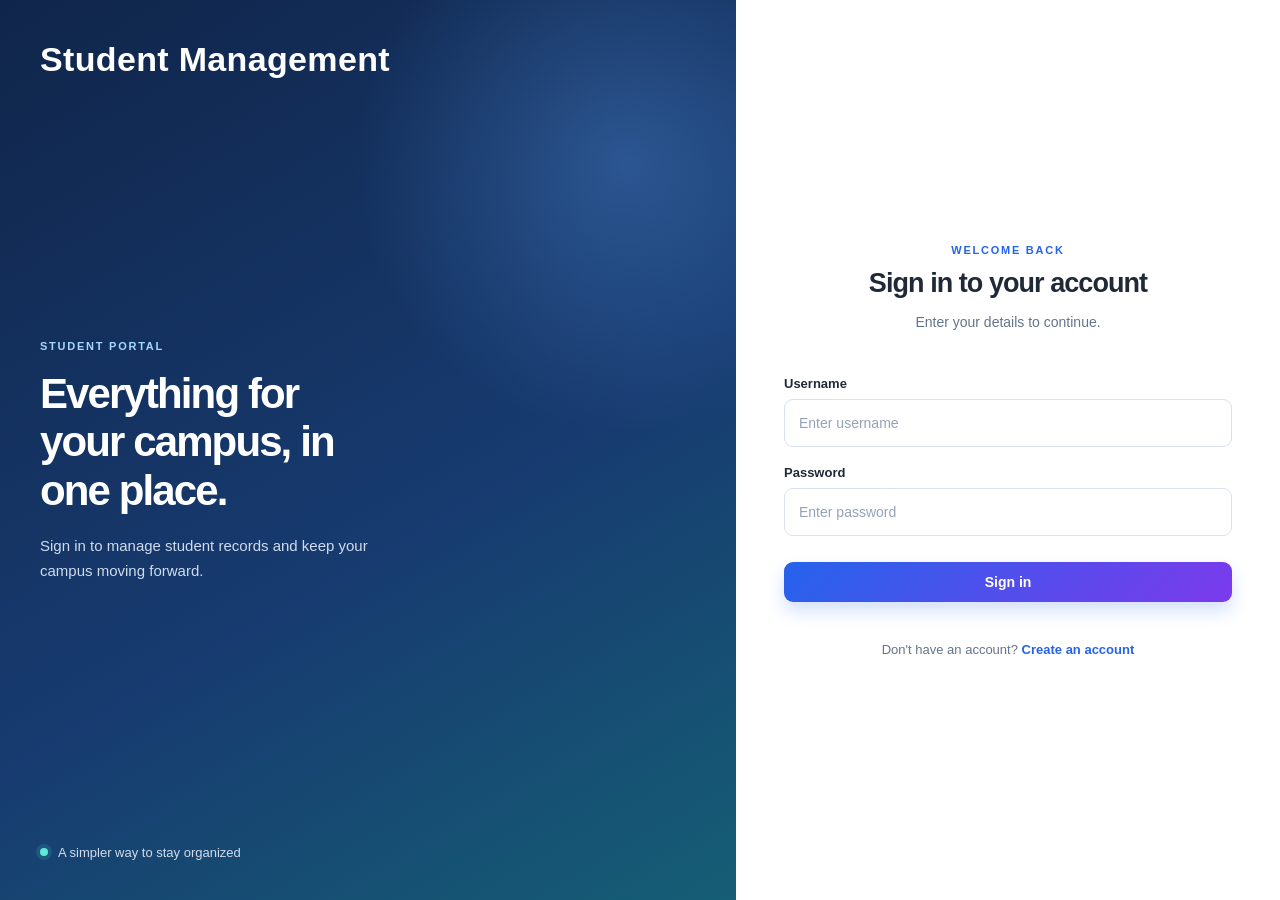
<file: UI/index.html>
<!DOCTYPE html>
<html lang="en">
<head>
    <meta charset="UTF-8">
    <meta name="viewport" content="width=device-width, initial-scale=1.0">

    <title>Login - Student Management System</title>

    <link rel="stylesheet" href="style.css?v=20261013-2">
</head>

<body class="auth-page login-page">

    <main class="auth-container login-container">
        <section class="login-panel" aria-labelledby="login-brand-title">
            <div class="login-brand">
                <span>Student Management</span>
            </div>
            <div class="login-intro">
                <p class="panel-eyebrow">STUDENT PORTAL</p>
                <h1 id="login-brand-title">Everything for your campus, in one place.</h1>
                <p>Sign in to manage student records and keep your campus moving forward.</p>
            </div>
            <p class="login-panel-note">
                <span class="status-dot" aria-hidden="true"></span>
                A simpler way to stay organized
            </p>
        </section>

        <section class="auth-card login-card" aria-labelledby="login-title">

            <p class="form-eyebrow">WELCOME BACK</p>
            <h2 id="login-title">Sign in to your account</h2>
            <p class="subtitle">Enter your details to continue.</p>

            <form onsubmit="loginUser(event)">

                <label for="loginUsername">Username</label>

                <input
                    type="text"
                    id="loginUsername"
                    placeholder="Enter username"
                    autocomplete="username"
                    required
                >

                <label for="loginPassword">Password</label>

                <input
                    type="password"
                    id="loginPassword"
                    placeholder="Enter password"
                    autocomplete="current-password"
                    required
                >

                <button type="submit" class="primary-btn">
                    Sign in
                </button>

            </form>

            <p id="loginMessage" class="message"></p>

            <div class="auth-link">
                Don't have an account?
                <a href="register.html">Create an account</a>
            </div>

        </section>
    </main>

    <script src="script.js?v=20261013-1"></script>

</body>
</html>
</file>
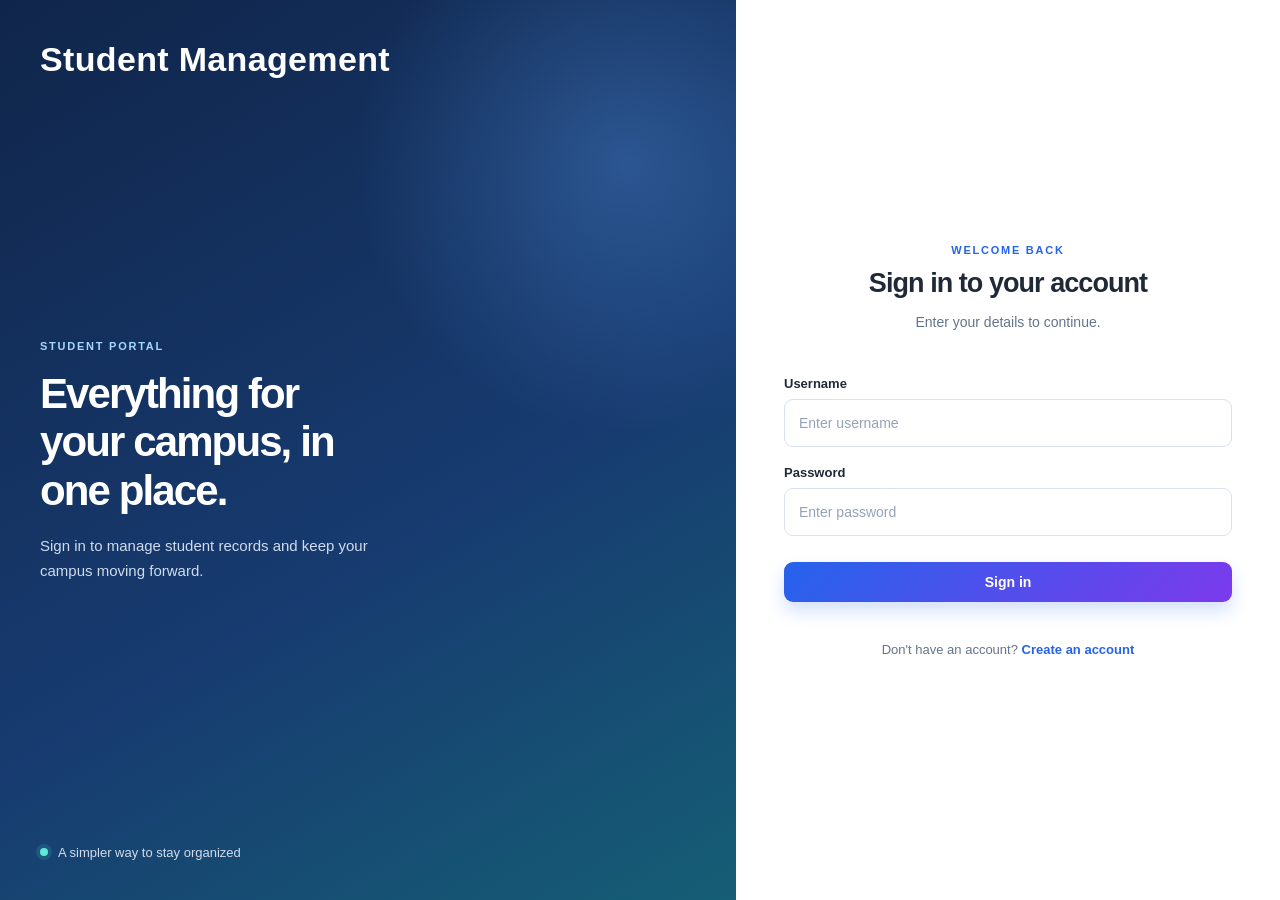
<file: UI/dashboard.html>
<!DOCTYPE html>
<html lang="en">
<head>
    <meta charset="UTF-8">
    <meta name="viewport" content="width=device-width, initial-scale=1.0">
    <title>Dashboard - Student Management System</title>
    <link rel="stylesheet" href="style.css?v=20261013-2">
</head>

<body class="dashboard-page">
    <div class="app-shell">
        <aside class="sidebar">
            <a class="sidebar-brand" href="dashboard.html">
                <span>Student Management</span>
            </a>
            <p class="sidebar-label">WORKSPACE</p>
            <nav class="sidebar-nav" aria-label="Main navigation">
                <a class="nav-link active" href="dashboard.html" aria-current="page">
                    <span class="nav-icon" aria-hidden="true">D</span>
                    Dashboard
                </a>
                <a class="nav-link" href="students.html">
                    <span class="nav-icon" aria-hidden="true">S</span>
                    Students
                </a>
            </nav>
            <div class="sidebar-spacer"></div>
        </aside>

        <div class="workspace">
            <header class="workspace-header">
                <p>Student Management System</p>
                <div class="header-account">
                    <p class="header-user" id="welcomeUser">Welcome</p>
                    <button class="header-logout" type="button" onclick="logoutUser()">Sign out</button>
                </div>
            </header>

            <main class="page-content">
                <section class="page-heading">
                    <div>
                        <h1>Dashboard</h1>
                        <p>Welcome back. Here is your student workspace.</p>
                    </div>
                </section>

                <div class="dashboard-overview">
                <section class="dashboard-stats" aria-label="Student summary">
                    <div class="stat-card">
                        <p>Total students</p>
                        <strong id="totalStudents">—</strong>
                    </div>
                    <div class="stat-card">
                        <p>Your access</p>
                        <strong id="dashboardRole">—</strong>
                    </div>
                    <div class="stat-card">
                        <p>Workspace</p>
                        <strong>Students</strong>
                    </div>
                </section>

                <section class="dashboard-card form-card" id="addStudentSection">
                    <h3>Add a student</h3>
                    <p class="subtitle">Create a student record in your directory.</p>
                    <form class="student-form" onsubmit="addStudent(event)">
                        <div>
                            <label for="studentName">Student name</label>
                            <input type="text" id="studentName" placeholder="e.g. Alex Morgan" required>
                        </div>
                        <div>
                            <label for="studentEmail">Email address</label>
                            <input type="email" id="studentEmail" placeholder="student@example.com" required>
                        </div>
                        <div>
                            <label for="studentAge">Age</label>
                            <input type="number" id="studentAge" min="1" placeholder="Age" required>
                        </div>
                        <div>
                            <label for="studentCourse">Course</label>
                            <input type="text" id="studentCourse" placeholder="Course name" required>
                        </div>
                        <div class="form-actions">
                            <button class="primary-btn" type="submit">Add student</button>
                        </div>
                    </form>
                    <p id="studentMessage" class="message" aria-live="polite"></p>
                </section>

                <section class="dashboard-card" id="userAccessNotice" hidden>
                    <h3>Student directory</h3>
                    <p class="subtitle">Browse student records from the Students page.</p>
                    <a class="secondary-btn" href="students.html">View students</a>
                </section>
                </div>
            </main>
        </div>
    </div>
    <script src="script.js?v=20261009-4"></script>
</body>
</html>
</file>
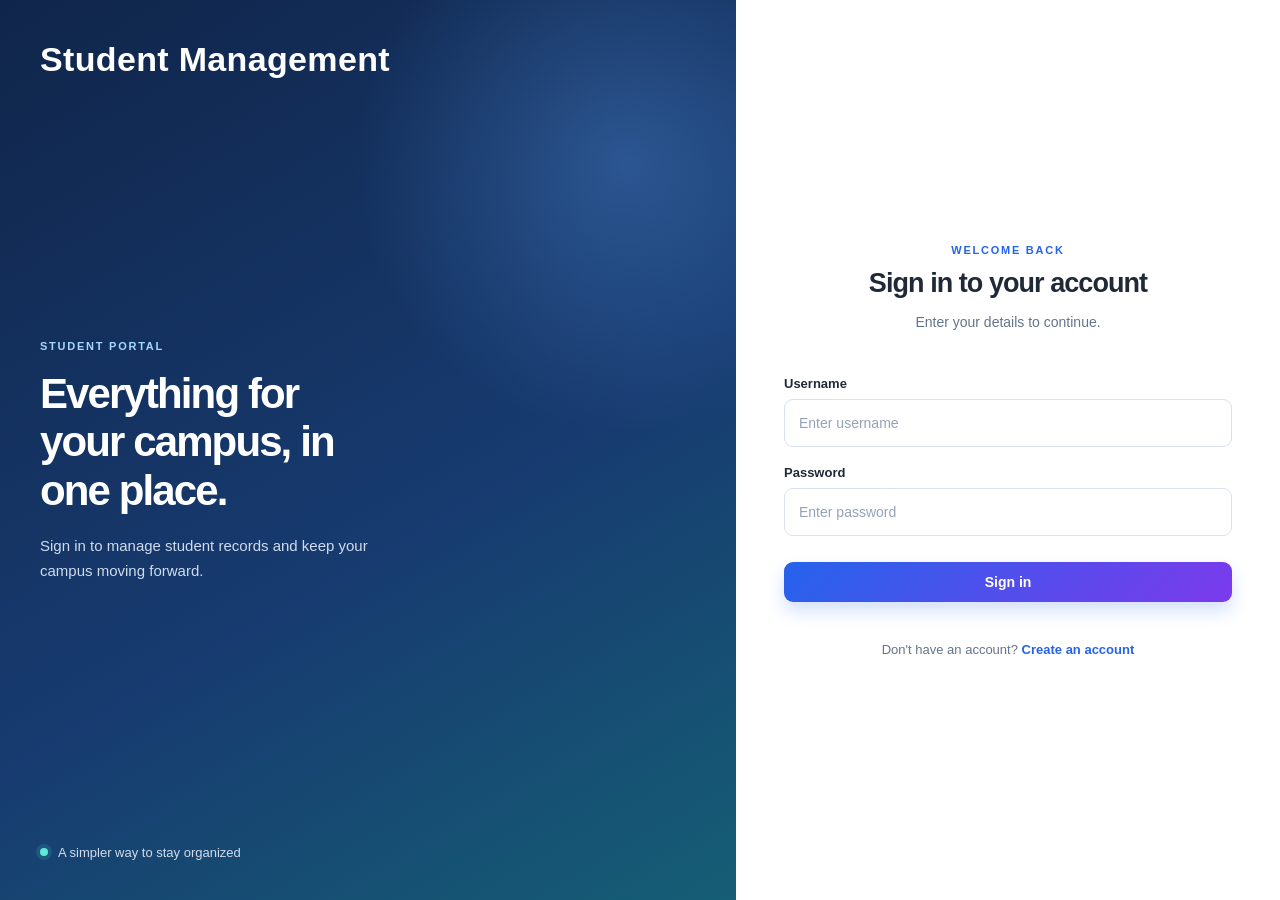
<file: UI/edit-student.html>
<!DOCTYPE html>
<html lang="en">
<head>
    <meta charset="UTF-8">
    <meta name="viewport" content="width=device-width, initial-scale=1.0">
    <title>Edit Student - Student Management System</title>
    <link rel="stylesheet" href="style.css?v=20261013-2">
</head>

<body class="dashboard-page">
    <div class="app-shell">
        <aside class="sidebar">
            <a class="sidebar-brand" href="dashboard.html">
                <span>Student Management</span>
            </a>
            <p class="sidebar-label">WORKSPACE</p>
            <nav class="sidebar-nav" aria-label="Main navigation">
                <a class="nav-link" href="dashboard.html">
                    <span class="nav-icon" aria-hidden="true">D</span>
                    Dashboard
                </a>
                <a class="nav-link active" href="students.html" aria-current="page">
                    <span class="nav-icon" aria-hidden="true">S</span>
                    Students
                </a>
            </nav>
            <div class="sidebar-spacer"></div>
        </aside>

        <div class="workspace">
            <header class="workspace-header">
                <p>Student Management System</p>
                <div class="header-account">
                    <p class="header-user" id="welcomeUser">Welcome</p>
                    <button class="header-logout" type="button" onclick="logoutUser()">Sign out</button>
                </div>
            </header>

            <main class="page-content">
                <section class="page-heading">
                    <div>
                        <h1>Edit student</h1>
                        <p>Update the selected student's details.</p>
                    </div>
                </section>
                <section class="dashboard-card form-card">
                    <form class="student-form" onsubmit="saveStudent(event)">
                        <div>
                            <label for="editStudentName">Student name</label>
                            <input type="text" id="editStudentName" autocomplete="name" required>
                        </div>
                        <div>
                            <label for="editStudentEmail">Email address</label>
                            <input type="email" id="editStudentEmail" autocomplete="email" required>
                        </div>
                        <div>
                            <label for="editStudentAge">Age</label>
                            <input type="number" id="editStudentAge" min="1" required>
                        </div>
                        <div>
                            <label for="editStudentCourse">Course</label>
                            <input type="text" id="editStudentCourse" required>
                        </div>
                        <div class="form-actions">
                            <button class="primary-btn" id="saveStudentButton" type="submit">Save changes</button>
                            <a class="secondary-btn" href="students.html">Cancel</a>
                        </div>
                    </form>
                    <p id="editStudentMessage" class="message" aria-live="polite">Loading student details...</p>
                </section>
            </main>
        </div>
    </div>
    <script src="script.js?v=20261009-4"></script>
</body>
</html>
</file>
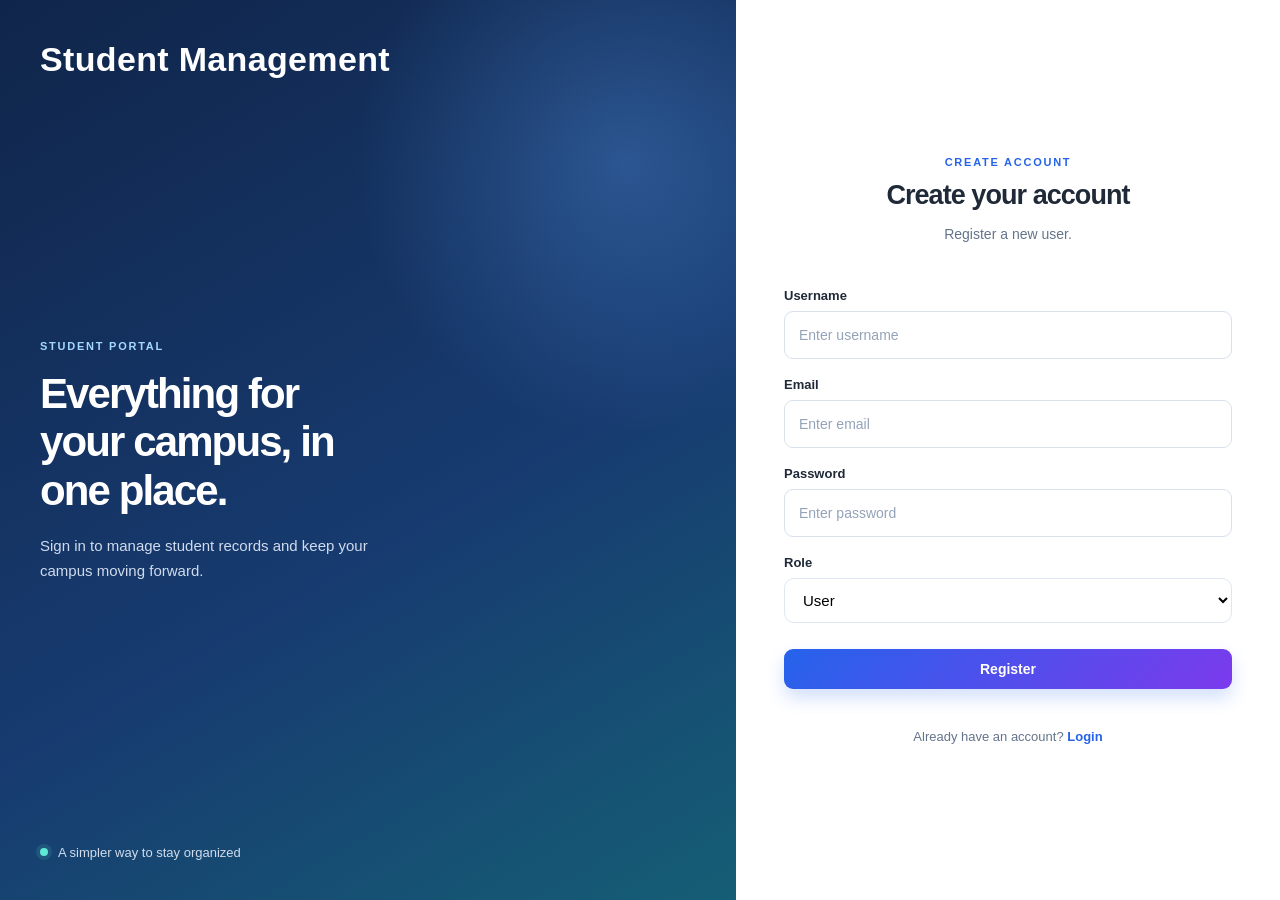
<file: UI/register.html>
<!DOCTYPE html>
<html lang="en">
<head>
    <meta charset="UTF-8">
    <meta name="viewport" content="width=device-width, initial-scale=1.0">

    <title>Register - Student Management System</title>

    <link rel="stylesheet" href="style.css?v=20261013-2">
</head>

<body class="auth-page login-page">

    <main class="auth-container login-container register-container">
        <section class="login-panel register-panel" aria-labelledby="register-brand-title">
            <div class="login-brand">
                <span>Student Management</span>
            </div>
            <div class="login-intro">
                <p class="panel-eyebrow">STUDENT PORTAL</p>
                <h1 id="register-brand-title">Everything for your campus, in one place.</h1>
                <p>Sign in to manage student records and keep your campus moving forward.</p>
            </div>
            <p class="login-panel-note">
                <span class="status-dot" aria-hidden="true"></span>
                A simpler way to stay organized
            </p>
        </section>

        <section class="auth-card login-card register-card" aria-labelledby="register-title">

            <p class="form-eyebrow">CREATE ACCOUNT</p>
            <h2 id="register-title">Create your account</h2>
            <p class="subtitle">Register a new user.</p>

            <form onsubmit="registerUser(event)">

                <label for="registerUsername">Username</label>

                <input
                    type="text"
                    id="registerUsername"
                    placeholder="Enter username"
                    autocomplete="username"
                    required
                >

                <label for="registerEmail">Email</label>

                <input
                    type="email"
                    id="registerEmail"
                    placeholder="Enter email"
                    autocomplete="email"
                    required
                >

                <label for="registerPassword">Password</label>

                <input
                    type="password"
                    id="registerPassword"
                    placeholder="Enter password"
                    autocomplete="new-password"
                    required
                >

                <label for="registerRole">Role</label>

                <select id="registerRole">
                    <option value="user">User</option>
                    <option value="admin">Admin</option>
                </select>

                <button type="submit" class="primary-btn">
                    Register
                </button>

            </form>

            <p id="registerMessage" class="message"></p>

            <div class="auth-link">
                Already have an account?
                <a href="index.html">Login</a>
            </div>

        </section>
    </main>

    <script src="script.js?v=20261012-1"></script>

</body>
</html>
</file>
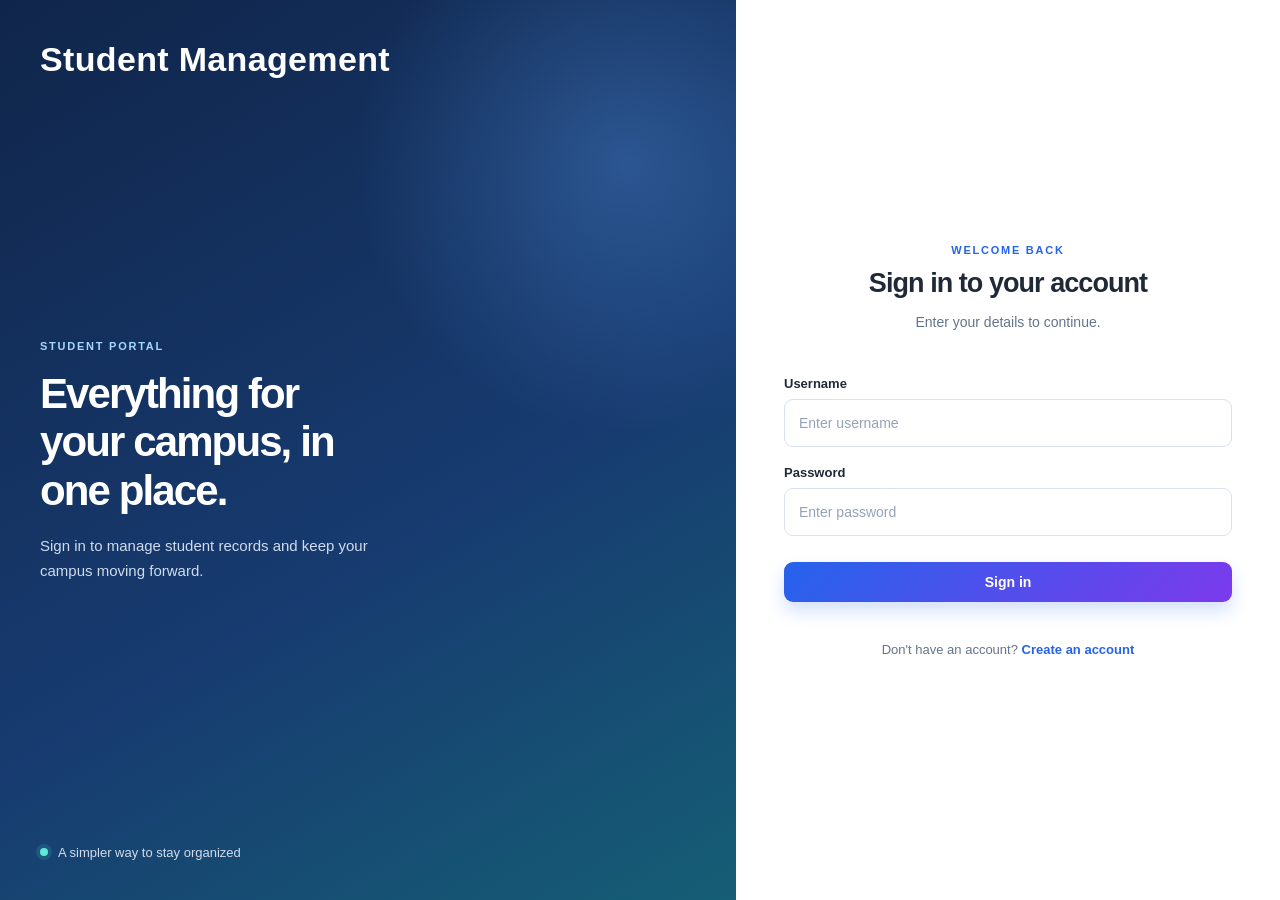
<file: UI/students.html>
<!DOCTYPE html>
<html lang="en">
<head>
    <meta charset="UTF-8">
    <meta name="viewport" content="width=device-width, initial-scale=1.0">
    <title>Students - Student Management System</title>
    <link rel="stylesheet" href="style.css?v=20261013-2">
</head>

<body class="dashboard-page">
    <div class="app-shell">
        <aside class="sidebar">
            <a class="sidebar-brand" href="dashboard.html">
                <span>Student Management</span>
            </a>
            <p class="sidebar-label">WORKSPACE</p>
            <nav class="sidebar-nav" aria-label="Main navigation">
                <a class="nav-link" href="dashboard.html">
                    <span class="nav-icon" aria-hidden="true">D</span>
                    Dashboard
                </a>
                <a class="nav-link active" href="students.html" aria-current="page">
                    <span class="nav-icon" aria-hidden="true">S</span>
                    Students
                </a>
            </nav>
            <div class="sidebar-spacer"></div>
        </aside>

        <div class="workspace">
            <header class="workspace-header">
                <p>Student Management System</p>
                <div class="header-account">
                    <p class="header-user" id="welcomeUser">Welcome</p>
                    <button class="header-logout" type="button" onclick="logoutUser()">Sign out</button>
                </div>
            </header>

            <main class="page-content">
                <section class="page-heading">
                    <div>
                        <h1>Students</h1>
                        <p>Browse and manage student records.</p>
                    </div>
                    <button class="primary-btn small-btn" type="button" onclick="window.location.reload()">Refresh list</button>
                </section>
                <section class="dashboard-card">
                    <div class="section-title">
                        <div>
                            <h3>Student directory</h3>
                            <p>Records from your student database</p>
                        </div>
                    </div>
                    <div id="studentList" class="student-table-wrap" aria-live="polite">
                        <p class="empty-message">Loading students...</p>
                    </div>
                </section>
            </main>
        </div>
    </div>
    <script src="script.js?v=20261009-4"></script>
</body>
</html>
</file>
<file: UI/style.css>
:root {
    --primary: #2563eb;
    --primary-dark: #1d4ed8;
    --secondary: #7c3aed;
    --background: #f3f7ff;
    --card: #ffffff;
    --text: #1f2937;
    --muted: #64748b;
    --border: #dfe7f3;
    --danger: #dc2626;
    --danger-dark: #b91c1c;
    --warning: #f59e0b;
    --success: #10b981;
    --shadow: 0 18px 40px rgba(37, 99, 235, 0.12);
}

* {
    box-sizing: border-box;
    margin: 0;
    padding: 0;
}

body {
    font-family: Arial, Helvetica, sans-serif;
    background: linear-gradient(135deg, #eef4ff 0%, #f8fafc 42%, #ecfeff 100%);
    color: var(--text);
}

button,
input,
select {
    font: inherit;
}

button {
    border: none;
    cursor: pointer;
    font-size: 14px;
    font-weight: 700;
    transition: all 0.2s ease;
}

input,
select {
    width: 100%;
    padding: 12px 14px;
    border: 1px solid var(--border);
    border-radius: 10px;
    font-size: 15px;
    outline: none;
    background: #fff;
    transition: border-color 0.2s ease, box-shadow 0.2s ease;
}

input:focus,
select:focus {
    border-color: var(--primary);
    box-shadow: 0 0 0 4px rgba(37, 99, 235, 0.12);
}

label {
    display: block;
    margin-bottom: 8px;
    margin-top: 16px;
    font-weight: 700;
    font-size: 14px;
    color: var(--text);
}

.message {
    margin-top: 16px;
    text-align: center;
    font-weight: 700;
    color: var(--muted);
}

/* =========================
   AUTH PAGES
========================= */

.auth-page {
    min-height: 100vh;
    display: flex;
    justify-content: center;
    align-items: center;
    padding: 0;
    background: linear-gradient(135deg, #eef2ff, #f8fafc 60%, #e0f2fe);
}

.auth-container {
    width: 100%;
    max-width: 430px;
    padding: 20px;
}

.brand {
    text-align: center;
    margin-bottom: 24px;
}

.brand h1 {
    font-size: clamp(28px, 4vw, 34px);
    color: var(--primary-dark);
    letter-spacing: -0.04em;
}

.brand p {
    margin-top: 8px;
    color: var(--muted);
}

.auth-card {
    background: var(--card);
    padding: 32px 28px;
    border-radius: 18px;
    box-shadow: var(--shadow);
    border: 1px solid rgba(148, 163, 184, 0.15);
}

.auth-card h2 {
    text-align: center;
    font-size: clamp(24px, 3vw, 28px);
    margin-bottom: 6px;
}

.subtitle {
    text-align: center;
    color: var(--muted);
    margin-bottom: 24px;
}

.auth-link {
    text-align: center;
    margin-top: 20px;
    color: var(--muted);
    font-size: 14px;
}

.auth-link a {
    color: var(--primary);
    font-weight: 700;
    text-decoration: none;
}

.auth-link a:hover {
    text-decoration: underline;
}

.login-page {
    background:
        radial-gradient(ellipse at 12% 8%, rgba(96, 165, 250, 0.16), transparent 34%),
        radial-gradient(ellipse at 90% 92%, rgba(45, 212, 191, 0.12), transparent 32%),
        #f4f7fc;
}

.login-container {
    display: grid;
    grid-template-columns: minmax(0, 1.15fr) minmax(360px, 0.85fr);
    width: 100vw;
    max-width: none;
    min-height: 100vh;
    padding: 0;
    overflow: hidden;
    border: 0;
    border-radius: 0;
    background: var(--card);
    box-shadow: none;
}

.login-panel {
    display: flex;
    flex-direction: column;
    justify-content: space-between;
    min-height: 100%;
    padding: 40px;
    color: #fff;
    background-color: #173b70;
    background:
        radial-gradient(circle at 85% 18%, rgba(96, 165, 250, 0.3), transparent 28%),
        linear-gradient(150deg, #10254a 0%, #173b70 58%, #155e75 100%);
}

.login-panel,
.login-panel * {
    color: #fff;
}

.login-panel .panel-eyebrow {
    color: #a5d8ff;
}

.login-panel .login-intro > p:last-child,
.login-panel .login-panel-note {
    color: #d0dced;
}

.login-brand {
    display: flex;
    align-items: center;
    font-size: clamp(28px, 3vw, 34px);
    font-weight: 700;
    letter-spacing: 0.01em;
}

.brand-mark {
    display: grid;
    width: 40px;
    height: 40px;
    place-items: center;
    border: 1px solid rgba(255, 255, 255, 0.3);
    border-radius: 12px;
    background: rgba(255, 255, 255, 0.12);
    font-size: 13px;
    letter-spacing: 0.04em;
}

.login-intro {
    max-width: 360px;
    margin: 40px 0;
}

.panel-eyebrow,
.form-eyebrow {
    font-size: 11px;
    font-weight: 700;
    letter-spacing: 0.16em;
}

.panel-eyebrow {
    margin-bottom: 18px;
    color: #a5d8ff;
}

.login-intro h1 {
    max-width: 340px;
    font-size: clamp(30px, 4vw, 42px);
    line-height: 1.15;
    letter-spacing: -0.045em;
}

.login-intro > p:last-child {
    margin-top: 18px;
    color: #d0dced;
    font-size: 15px;
    line-height: 1.7;
}

.login-panel-note {
    display: flex;
    align-items: center;
    gap: 10px;
    color: #d0dced;
    font-size: 13px;
}

.status-dot {
    width: 8px;
    height: 8px;
    border-radius: 50%;
    background: #5eead4;
    box-shadow: 0 0 0 4px rgba(94, 234, 212, 0.12);
}

.login-card {
    display: flex;
    flex-direction: column;
    justify-content: center;
    min-height: 100%;
    padding: 52px 48px;
    border: 0;
    border-radius: 0;
    box-shadow: none;
    background: rgba(255, 255, 255, 0.96);
}

.register-container,
.login-container {
    display: grid;
    grid-template-columns: minmax(0, 1.15fr) minmax(360px, 0.85fr);
    width: 100vw;
    max-width: none;
    min-height: 100vh;
    padding: 0;
    overflow: hidden;
    border: 0;
    border-radius: 0;
    background: var(--card);
    box-shadow: none;
}

.register-panel,
.login-panel {
    display: flex;
    flex-direction: column;
    justify-content: space-between;
    min-height: 100%;
    padding: 40px;
    color: #fff;
    background-color: #173b70;
    background:
        radial-gradient(circle at 85% 18%, rgba(96, 165, 250, 0.3), transparent 28%),
        linear-gradient(150deg, #10254a 0%, #173b70 58%, #155e75 100%);
}

.form-eyebrow {
    margin-bottom: 12px;
    color: var(--primary);
    text-align: center;
}

.login-card h2 {
    font-size: clamp(23px, 3vw, 27px);
    letter-spacing: -0.035em;
}

.login-card .subtitle {
    margin-top: 9px;
    margin-bottom: 28px;
    font-size: 14px;
}

.login-card label {
    margin-top: 18px;
    margin-bottom: 8px;
    font-size: 13px;
}

.login-card input {
    min-height: 48px;
    padding: 12px 14px;
    border-color: #d9e1ed;
    border-radius: 9px;
    font-size: 14px;
}

.login-card input::placeholder {
    color: #94a3b8;
}

.login-card .primary-btn {
    display: block;
    width: 100%;
    min-height: 40px;
    margin-top: 26px;
    border-radius: 9px;
    box-shadow: 0 9px 18px rgba(37, 99, 235, 0.2);
}

.login-card .primary-btn:focus-visible,
.auth-link a:focus-visible {
    outline: 3px solid rgba(37, 99, 235, 0.35);
    outline-offset: 3px;
}

.login-card .auth-link {
    margin-top: 24px;
    font-size: 13px;
}

/* =========================
   BUTTONS
========================= */

.primary-btn {
    width: 100%;
    margin-top: 20px;
    min-height: 40px;
    padding: 9px 14px;
    border-radius: 8px;
    background: linear-gradient(135deg, var(--primary), var(--secondary));
    color: white;
    box-shadow: 0 10px 18px rgba(37, 99, 235, 0.25);
}

.primary-btn:hover {
    background: linear-gradient(135deg, var(--primary-dark), #5b21b6);
    transform: translateY(-1px);
}

.small-btn {
    width: auto;
    margin-top: 0;
    min-height: 36px;
    padding: 8px 12px;
}

.logout-btn {
    background: linear-gradient(135deg, var(--danger), #ef4444);
    color: white;
    min-height: 36px;
    padding: 8px 12px;
    border-radius: 8px;
    box-shadow: 0 8px 18px rgba(220, 38, 38, 0.2);
}

.logout-btn:hover {
    background: linear-gradient(135deg, var(--danger-dark), #dc2626);
    transform: translateY(-1px);
}

/* =========================
   DASHBOARD
========================= */

.dashboard-page {
    min-height: 100vh;
    background: linear-gradient(180deg, #f4f8ff 0%, #edf4ff 100%);
}

.top-bar {
    background: rgba(255, 255, 255, 0.9);
    backdrop-filter: blur(10px);
    padding: 22px 6%;
    display: flex;
    justify-content: space-between;
    align-items: center;
    border-bottom: 1px solid rgba(148, 163, 184, 0.2);
    box-shadow: 0 10px 30px rgba(15, 23, 42, 0.04);
}

.top-bar h1 {
    font-size: clamp(22px, 2.4vw, 30px);
    color: var(--primary-dark);
}

.top-bar p {
    margin-top: 5px;
    color: var(--muted);
    font-size: 14px;
}

.dashboard-container {
    width: min(1200px, 88%);
    margin: 36px auto 48px;
}

.dashboard-heading {
    display: flex;
    justify-content: space-between;
    align-items: center;
    gap: 16px;
    margin-bottom: 28px;
}

.dashboard-heading h2 {
    font-size: clamp(26px, 3vw, 34px);
    letter-spacing: -0.04em;
}

.dashboard-heading p {
    color: var(--muted);
    margin-top: 6px;
}

.dashboard-card {
    background: var(--card);
    padding: 24px 26px;
    margin-bottom: 26px;
    border-radius: 18px;
    border: 1px solid rgba(148, 163, 184, 0.16);
    box-shadow: 0 12px 24px rgba(15, 23, 42, 0.06);
}

.dashboard-card h3 {
    font-size: 22px;
    margin-bottom: 4px;
}

.section-title p {
    color: var(--muted);
    margin-top: 4px;
}

.student-form {
    display: grid;
    grid-template-columns: repeat(2, minmax(0, 1fr));
    gap: 14px;
    margin-top: 20px;
}

.student-form input {
    margin: 0;
}

.student-form button {
    grid-column: span 2;
}

.student-record {
    border: 1px solid var(--border);
    padding: 18px 20px;
    margin-top: 18px;
    border-radius: 12px;
    background: linear-gradient(180deg, #ffffff 0%, #f8fafc 100%);
    transition: transform 0.2s ease, box-shadow 0.2s ease;
}

.student-record:hover {
    transform: translateY(-2px);
    box-shadow: 0 10px 20px rgba(15, 23, 42, 0.04);
}

.student-record p {
    margin: 8px 0;
    color: var(--text);
}

.student-actions {
    display: flex;
    gap: 8px;
    flex-wrap: wrap;
}

.edit-btn,
.delete-btn {
    color: white;
    min-height: 34px;
    padding: 7px 11px;
    border-radius: 7px;
}

.edit-btn {
    background: linear-gradient(135deg, #86efac, #bbf7d0);
    color: #14532d;
}

.edit-btn:hover {
    background: linear-gradient(135deg, #4ade80, #86efac);
}

.delete-btn {
    background: linear-gradient(135deg, var(--danger), #ef4444);
}

.student-table-wrap {
    width: 100%;
    margin-top: 18px;
    overflow-x: auto;
    border: 1px solid var(--border);
    border-radius: 12px;
    background: #fff;
}

.student-table {
    width: 100%;
    border-collapse: collapse;
    text-align: left;
}

.student-table th,
.student-table td {
    padding: 14px 16px;
    border-bottom: 1px solid #e9eef5;
    vertical-align: middle;
}

.student-table th {
    background: #f8fafc;
    color: #475569;
    font-size: 12px;
    font-weight: 700;
    letter-spacing: 0.04em;
    text-transform: uppercase;
    white-space: nowrap;
}

.student-table td {
    color: var(--text);
    font-size: 14px;
}

.student-table tbody tr:last-child td {
    border-bottom: 0;
}

.student-table tbody tr:hover {
    background: #f8fbff;
}

.student-table td:first-child {
    max-width: 150px;
    color: var(--muted);
    font-size: 12px;
    overflow-wrap: anywhere;
}

.student-table td:nth-child(2) {
    font-weight: 700;
}

.student-table td:last-child {
    white-space: nowrap;
}

.empty-message {
    color: var(--muted);
    margin-top: 12px;
    font-style: italic;
}

.app-shell {
    display: flex;
    min-height: 100vh;
}

.sidebar {
    position: sticky;
    top: 0;
    display: flex;
    flex: 0 0 250px;
    flex-direction: column;
    min-height: 100vh;
    padding: 26px 18px 20px;
    color: #dbe7f7;
    background: #122746;
}

.sidebar-brand {
    display: flex;
    align-items: center;
    padding: 0 8px 26px;
    color: #fff;
    font-size: 21px;
    line-height: 1.2;
    font-weight: 700;
    text-decoration: none;
}

.sidebar-brand .brand-mark {
    flex: 0 0 40px;
}

.sidebar-user {
    margin: 0 8px 22px;
    padding: 13px 12px;
    border: 1px solid rgba(255, 255, 255, 0.1);
    border-radius: 11px;
    background: rgba(255, 255, 255, 0.06);
    color: #dbe7f7;
    font-size: 12px;
    overflow-wrap: anywhere;
}

.sidebar-label {
    margin: 0 10px 10px;
    color: #8ea4c2;
    font-size: 10px;
    font-weight: 700;
    letter-spacing: 0.14em;
}

.sidebar-nav {
    display: grid;
    gap: 6px;
}

.nav-link {
    display: flex;
    align-items: center;
    gap: 11px;
    padding: 12px 11px;
    border-radius: 9px;
    color: #c3d1e5;
    font-size: 14px;
    font-weight: 600;
    text-decoration: none;
    transition: background 0.2s ease, color 0.2s ease;
}

.nav-link:hover,
.nav-link.active {
    color: #fff;
    background: rgba(96, 165, 250, 0.18);
}

.nav-icon {
    display: grid;
    width: 25px;
    height: 25px;
    place-items: center;
    border-radius: 7px;
    background: rgba(255, 255, 255, 0.09);
    font-size: 11px;
}

.sidebar-spacer {
    flex: 1;
}

.sidebar .logout-btn {
    width: 100%;
    margin-top: 18px;
    padding: 11px 14px;
    box-shadow: none;
}

.workspace {
    flex: 1;
    min-width: 0;
}

.workspace-header {
    display: flex;
    min-height: 82px;
    align-items: center;
    justify-content: space-between;
    padding: 16px clamp(22px, 5vw, 64px);
    border-bottom: 1px solid rgba(148, 163, 184, 0.18);
    background: rgba(255, 255, 255, 0.8);
}

.workspace-header > p {
    color: var(--primary-dark);
    font-size: clamp(18px, 2.3vw, 24px);
    font-weight: 700;
}

.header-account {
    display: flex;
    align-items: center;
    justify-content: flex-end;
    gap: 12px;
}

.header-user {
    max-width: min(360px, 42vw);
    padding: 0;
    color: #334155;
    font-size: 16px;
    overflow-wrap: anywhere;
}

.header-logout {
    min-height: 36px;
    padding: 8px 12px;
    border: 1px solid #fecaca;
    border-radius: 7px;
    background: #fff;
    color: #b91c1c;
    font-size: 12px;
    font-weight: 700;
}

.header-logout:hover {
    background: #fef2f2;
}

.page-content {
    width: min(1120px, 100%);
    margin: 0 auto;
    padding: 38px clamp(22px, 5vw, 64px) 56px;
}

.page-heading {
    display: flex;
    align-items: flex-end;
    justify-content: space-between;
    gap: 18px;
    margin-bottom: 28px;
}

.page-heading h1 {
    font-size: clamp(26px, 3vw, 34px);
    letter-spacing: -0.04em;
}

.page-heading p {
    margin-top: 7px;
    color: var(--muted);
    font-size: 14px;
}

.dashboard-stats {
    display: grid;
    grid-area: stats;
    grid-template-columns: 1fr;
    align-content: start;
    gap: 12px;
}

.dashboard-overview {
    display: grid;
    grid-template-areas: "form stats";
    grid-template-columns: minmax(0, 2.25fr) minmax(190px, 0.65fr);
    align-items: start;
    gap: 22px;
}

.stat-card {
    display: flex;
    min-height: 112px;
    flex-direction: column;
    justify-content: center;
    padding: 18px 20px;
    border: 1px solid rgba(148, 163, 184, 0.16);
    border-radius: 12px;
    background: #fff;
    box-shadow: 0 8px 22px rgba(15, 23, 42, 0.035);
}

.stat-card p {
    color: var(--muted);
    font-size: 13px;
}

.stat-card strong {
    display: block;
    margin-top: 8px;
    color: var(--text);
    font-size: 24px;
}

.student-record {
    padding: 20px;
}

.student-record p {
    overflow-wrap: anywhere;
}

.student-record .student-id {
    color: var(--muted);
    font-size: 12px;
}

.student-record .student-name {
    color: var(--text);
    font-size: 18px;
    font-weight: 700;
}

.student-record .student-detail {
    margin-top: 9px;
    color: #475569;
    font-size: 14px;
}

.form-card {
    grid-area: form;
    max-width: none;
    min-height: 400px;
    padding: 32px;
    margin-bottom: 0;
}

.form-card .student-form {
    grid-template-columns: repeat(2, minmax(0, 1fr));
    gap: 18px 16px;
    margin-top: 24px;
}

.form-card label {
    margin-top: 6px;
    font-size: 14px;
}

.form-card input {
    min-height: 48px;
    padding: 12px 14px;
    font-size: 15px;
}

.form-card .form-actions {
    display: flex;
    gap: 12px;
    grid-column: 1 / -1;
    margin-top: 8px;
}

.form-card .form-actions .primary-btn {
    width: auto;
    min-height: 42px;
    margin-top: 6px;
    padding: 10px 16px;
}

.form-card .form-actions .secondary-btn {
    min-height: 42px;
    margin-top: 6px;
    padding: 10px 16px;
}

.secondary-btn {
    display: inline-flex;
    min-height: 40px;
    align-items: center;
    justify-content: center;
    padding: 9px 12px;
    border: 1px solid var(--border);
    border-radius: 9px;
    background: #fff;
    color: var(--text);
    font-size: 14px;
    font-weight: 700;
    text-decoration: none;
}

.secondary-btn:hover {
    background: #f8fafc;
}

.form-card .message {
    min-height: 18px;
}

#userAccessNotice {
    grid-area: form;
    margin-bottom: 0;
}

/* =========================
   TABLET AND MOBILE
========================= */

@media (max-width: 1000px) {
    .sidebar {
        flex-basis: 210px;
        padding-right: 14px;
        padding-left: 14px;
    }

    .sidebar-brand {
        font-size: 19px;
    }

    .workspace-header {
        gap: 18px;
        padding-right: 28px;
        padding-left: 28px;
    }

    .workspace-header > p {
        font-size: clamp(17px, 2vw, 22px);
    }

    .page-content {
        padding-right: 28px;
        padding-left: 28px;
    }

    .dashboard-overview {
        grid-template-areas:
            "form"
            "stats";
        grid-template-columns: minmax(0, 1fr);
    }

    .dashboard-stats {
        grid-template-columns: repeat(3, minmax(0, 1fr));
    }
}

@media (max-width: 820px) {
    .auth-page {
        align-items: flex-start;
    }

    .login-container {
        width: 100%;
        grid-template-columns: minmax(0, 1fr);
    }

    .login-panel {
        min-height: auto;
        padding: 30px clamp(22px, 6vw, 48px);
    }

    .login-intro {
        max-width: 560px;
        margin: 28px 0 20px;
    }

    .login-intro h1 {
        max-width: 520px;
    }

    .login-panel-note {
        display: none;
    }

    .login-card {
        min-height: auto;
        padding: 36px clamp(22px, 8vw, 72px);
    }
}

@media (max-width: 700px) {
    .auth-page {
        padding: 0;
    }

    .login-container {
        width: 100%;
        min-height: 100vh;
        grid-template-columns: minmax(0, 1fr);
    }

    .login-panel {
        padding: 22px 20px;
    }

    .login-brand {
        font-size: clamp(24px, 7vw, 30px);
    }

    .login-intro {
        margin: 22px 0 8px;
    }

    .login-intro h1 {
        font-size: clamp(27px, 8vw, 34px);
    }

    .login-intro > p:last-child {
        margin-top: 12px;
        font-size: 14px;
    }

    .login-card {
        padding: 28px 20px 32px;
    }

    .auth-card {
        padding: 24px 20px;
    }

    .app-shell {
        display: block;
    }

    .sidebar {
        position: static;
        min-height: auto;
        padding: 14px 18px 12px;
    }

    .sidebar-brand {
        padding: 0 2px 12px;
        font-size: clamp(18px, 5vw, 21px);
    }

    .sidebar-user,
    .sidebar-label,
    .sidebar-spacer {
        display: none;
    }

    .sidebar-nav {
        grid-template-columns: repeat(2, minmax(0, 1fr));
    }

    .nav-link {
        justify-content: center;
        min-height: 42px;
        padding: 9px 7px;
        font-size: 12px;
    }

    .workspace-header {
        min-height: 0;
        flex-direction: column;
        align-items: stretch;
        gap: 10px;
        padding: 16px 20px;
    }

    .workspace-header > p {
        font-size: 18px;
    }

    .header-account {
        justify-content: space-between;
        gap: 12px;
    }

    .header-user {
        max-width: none;
        padding: 0;
        font-size: 14px;
    }

    .header-logout {
        flex: 0 0 auto;
        min-height: 40px;
        padding: 9px 14px;
    }

    .page-content {
        padding: 24px 16px 36px;
    }

    .page-heading {
        align-items: stretch;
        flex-direction: column;
        gap: 14px;
        margin-bottom: 20px;
    }

    .page-heading .small-btn {
        width: 100%;
        min-height: 42px;
    }

    .form-card {
        min-height: 0;
        padding: 24px 18px;
    }

    .dashboard-overview {
        grid-template-areas:
            "form"
            "stats";
        grid-template-columns: 1fr;
    }

    .dashboard-stats {
        grid-area: stats;
        grid-template-columns: 1fr;
    }

    .form-card .student-form {
        grid-template-columns: minmax(0, 1fr);
    }

    .form-card .form-actions {
        grid-column: auto;
        flex-wrap: wrap;
    }

    .form-card .form-actions .primary-btn,
    .form-card .form-actions .secondary-btn {
        flex: 1 1 140px;
    }

    .dashboard-card {
        padding: 20px 16px;
        margin-bottom: 18px;
        border-radius: 14px;
    }

    .student-table {
        min-width: 650px;
    }

    .student-table th,
    .student-table td {
        padding: 12px;
    }

    .top-bar {
        padding: 16px 20px;
        align-items: flex-start;
        gap: 10px;
    }

    .top-bar,
    .dashboard-heading {
        flex-direction: column;
    }

    .dashboard-container {
        width: 92%;
    }

    .student-form {
        grid-template-columns: 1fr;
    }

    .student-form button {
        grid-column: span 1;
    }
}

@media (min-width: 701px) and (max-width: 1000px) {
    .page-heading {
        align-items: center;
    }

    .dashboard-stats {
        grid-template-columns: repeat(3, minmax(0, 1fr));
    }
}
</file>
